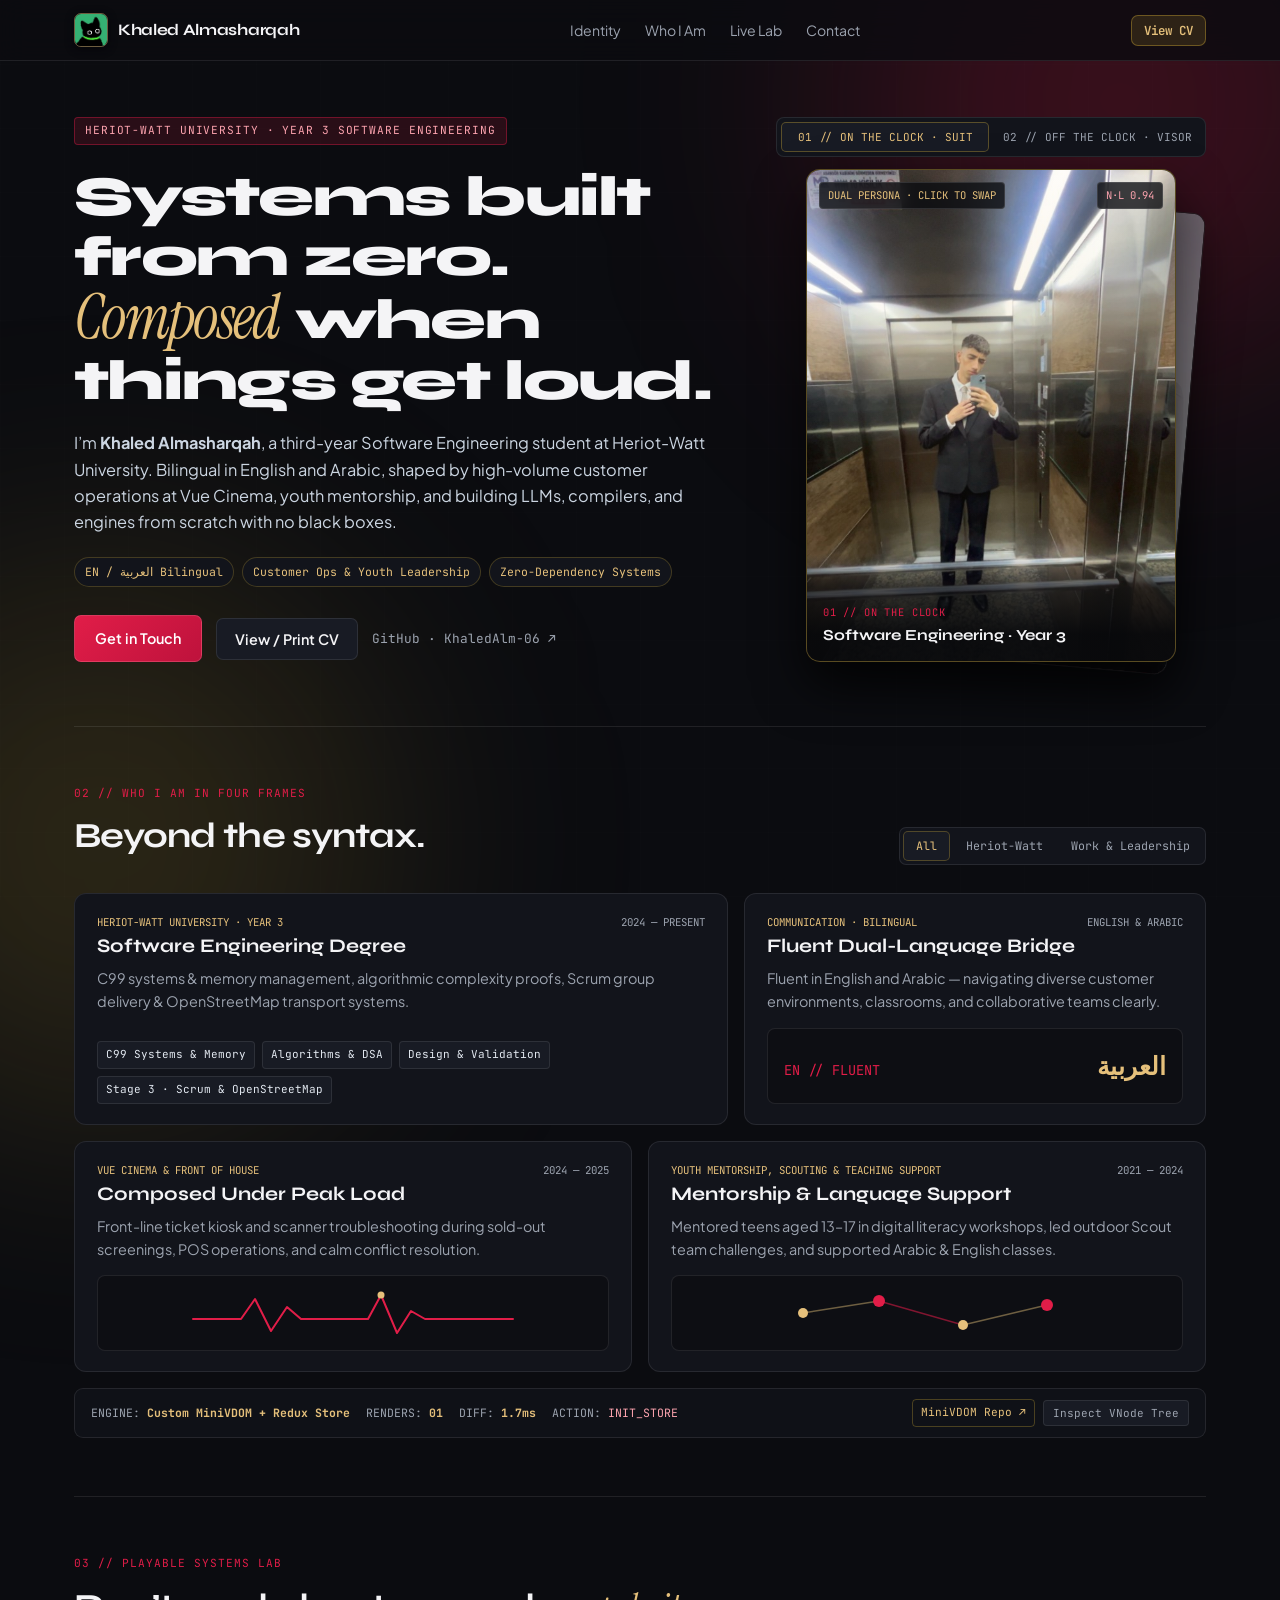
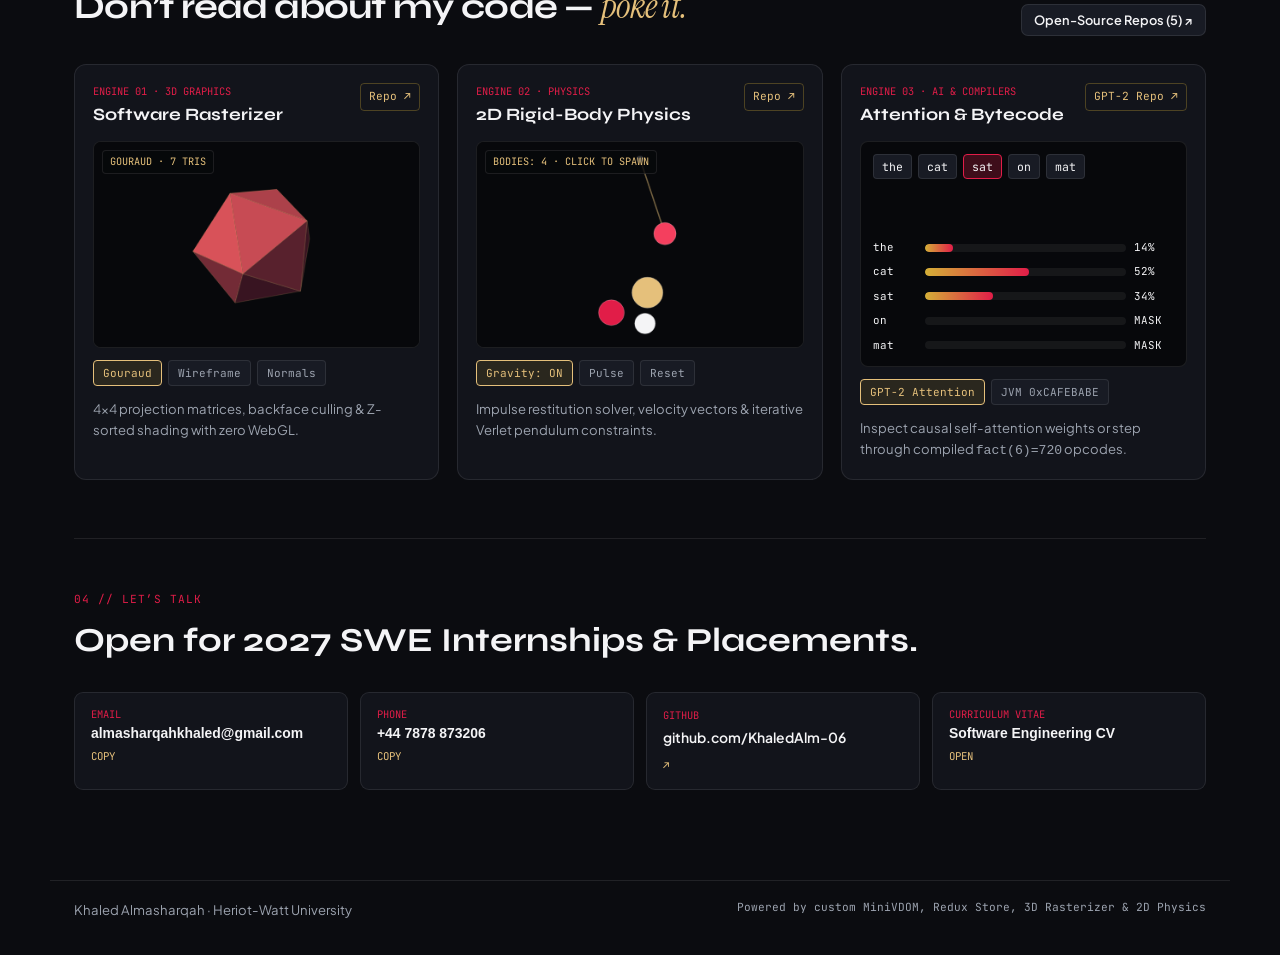
<file: index.html>
<!DOCTYPE html>
<html lang="en">
<head>
  <meta charset="UTF-8" />
  <meta name="viewport" content="width=device-width, initial-scale=1.0" />
  <title>Khaled Almasharqah — Software Engineering · Heriot-Watt University</title>
  <meta name="description" content="Khaled Almasharqah — Third-year Software Engineering student at Heriot-Watt University. Bilingual problem-solver building systems from scratch." />
  <link rel="icon" type="image/png" href="assets/avatar.png" />
  <link rel="preconnect" href="https://fonts.googleapis.com" />
  <link rel="preconnect" href="https://fonts.gstatic.com" crossorigin />
  <link href="https://fonts.googleapis.com/css2?family=Instrument+Serif:ital@0;1&family=JetBrains+Mono:wght@400;500;600&family=Plus+Jakarta+Sans:wght@400;500;600;700&family=Source+Sans+3:ital,wght@0,400;0,600;0,700;1,400&family=Syne:wght@600;700;800&display=swap" rel="stylesheet" />
  <link rel="stylesheet" href="styles.css" />
</head>
<body>
  <div class="ambient-glow glow-crimson" aria-hidden="true"></div>
  <div class="ambient-glow glow-gold" aria-hidden="true"></div>
  <div class="grid-backdrop" aria-hidden="true"></div>

  <!-- Top Navigation -->
  <header class="topbar">
    <div class="topbar-inner">
      <a href="#top" class="brand">
        <img src="assets/avatar.png" alt="Khaled Almasharqah avatar" class="brand-avatar" />
        <span class="brand-text">Khaled Almasharqah</span>
      </a>

      <nav class="nav-links" aria-label="Primary">
        <a href="#identity">Identity</a>
        <a href="#bento">Who I Am</a>
        <a href="#lab">Live Lab</a>
        <a href="#contact">Contact</a>
      </nav>

      <div class="topbar-right">
        <button type="button" id="open-cv-btn" class="btn-gold-sm">View CV</button>
      </div>
    </div>
  </header>

  <main id="top" class="shell">
    <!-- AREA 1: HERO WITH DUAL-PERSONA 3D CARD STACK -->
    <section id="identity" class="hero">
      <div class="hero-copy">
        <div class="status-line">
          <span class="tag-crimson">HERIOT-WATT UNIVERSITY · YEAR 3 SOFTWARE ENGINEERING</span>
        </div>

        <h1 class="hero-headline">
          Systems built from zero.<br />
          <em>Composed</em> when things get loud.
        </h1>

        <p class="hero-bio">
          I’m <strong>Khaled Almasharqah</strong>, a third-year Software Engineering student at Heriot-Watt University. Bilingual in English and Arabic, shaped by high-volume customer operations at Vue Cinema, youth mentorship, and building LLMs, compilers, and engines from scratch with no black boxes.
        </p>

        <div class="signal-pills">
          <span class="signal-pill">EN / العربية Bilingual</span>
          <span class="signal-pill">Customer Ops &amp; Youth Leadership</span>
          <span class="signal-pill">Zero-Dependency Systems</span>
        </div>

        <div class="hero-cta">
          <a href="#contact" class="btn-primary">Get in Touch</a>
          <button type="button" id="open-cv-hero" class="btn-outline">View / Print CV</button>
          <a href="https://github.com/KhaledAlm-06" target="_blank" rel="noopener noreferrer" class="btn-link">GitHub · KhaledAlm-06 &nearr;</a>
        </div>
      </div>

      <!-- Interactive 3D Dual-Persona Stack -->
      <div class="hero-visual">
        <div class="persona-bar">
          <button type="button" class="persona-btn active" data-persona="suit">01 // ON THE CLOCK · SUIT</button>
          <button type="button" class="persona-btn" data-persona="helmet">02 // OFF THE CLOCK · VISOR</button>
        </div>

        <div class="card-stage" id="card-stage" title="Move cursor to tilt · Click to swap photos">
          <div class="photo-card card-back" id="card-back">
            <img id="img-back" src="assets/helmet.jpg" alt="Khaled wearing black helmet and red-and-white keffiyeh" />
            <div class="card-caption">
              <span class="mono-cap">02 // OFF THE CLOCK</span>
              <strong>Precision &amp; Grit</strong>
            </div>
          </div>

          <div class="photo-card card-front" id="card-front">
            <img id="img-front" src="assets/suit.jpg" alt="Khaled in dark suit" />
            <div class="specular-sheen" id="specular-sheen" aria-hidden="true"></div>

            <div class="card-overlay-top">
              <span class="kernel-badge" id="front-top-badge">DUAL PERSONA · CLICK TO SWAP</span>
              <span class="tilt-readout" id="tilt-readout">N·L 0.94</span>
            </div>

            <div class="card-caption">
              <span class="mono-cap" id="front-cap-kicker">01 // ON THE CLOCK</span>
              <strong id="front-cap-title">Software Engineering · Year 3</strong>
            </div>
          </div>
        </div>
      </div>
    </section>

    <!-- AREA 2: VISUAL BENTO GRID POWERED BY CUSTOM VIRTUAL DOM + REDUX STORE -->
    <section id="bento" class="section-block">
      <div class="section-head">
        <div>
          <span class="kicker">02 // WHO I AM IN FOUR FRAMES</span>
          <h2>Beyond the syntax.</h2>
        </div>

        <div class="bento-filters" id="bento-filters">
          <button type="button" class="pill-filter active" data-bento="all">All</button>
          <button type="button" class="pill-filter" data-bento="edu">Heriot-Watt</button>
          <button type="button" class="pill-filter" data-bento="work">Work &amp; Leadership</button>
        </div>
      </div>

      <!-- VDOM + Redux Reactive Mount Point -->
      <div id="vdom-bento-root"></div>

      <!-- Live Telemetry Bar from Custom MiniVDOM & Redux Store -->
      <div id="vdom-telemetry-root"></div>
    </section>

    <!-- AREA 3: LIVE INTERACTIVE LAB (3 PLAYABLE ENGINES) -->
    <section id="lab" class="section-block">
      <div class="section-head">
        <div>
          <span class="kicker">03 // PLAYABLE SYSTEMS LAB</span>
          <h2>Don’t read about my code — <em>poke it.</em></h2>
        </div>
        <button type="button" id="open-repos-btn" class="btn-outline btn-sm">Open-Source Repos (5) &nearr;</button>
      </div>

      <div class="lab-trio">
        <!-- Interactive Canvas 1: 3D Software Renderer -->
        <article class="engine-card">
          <div class="engine-head">
            <div>
              <span class="engine-num">ENGINE 01 · 3D GRAPHICS</span>
              <h3>Software Rasterizer</h3>
            </div>
            <a href="https://github.com/KhaledAlm-06/3d-raytracer-and-rasterizer-js" target="_blank" rel="noopener noreferrer" class="mini-link">Repo &nearr;</a>
          </div>

          <div class="canvas-wrap">
            <canvas id="canvas-3d" width="380" height="240"></canvas>
            <span class="canvas-hud" id="hud-3d">DRAG TO ORBIT</span>
          </div>

          <div class="engine-controls">
            <button type="button" class="ctrl-btn active" data-render="gouraud">Gouraud</button>
            <button type="button" class="ctrl-btn" data-render="wire">Wireframe</button>
            <button type="button" class="ctrl-btn" data-render="normal">Normals</button>
          </div>
          <p class="engine-note">4×4 projection matrices, backface culling &amp; Z-sorted shading with zero WebGL.</p>
        </article>

        <!-- Interactive Canvas 2: 2D Rigid-Body Physics -->
        <article class="engine-card">
          <div class="engine-head">
            <div>
              <span class="engine-num">ENGINE 02 · PHYSICS</span>
              <h3>2D Rigid-Body Physics</h3>
            </div>
            <a href="https://github.com/KhaledAlm-06/2d-rigid-body-physics-engine-js" target="_blank" rel="noopener noreferrer" class="mini-link">Repo &nearr;</a>
          </div>

          <div class="canvas-wrap">
            <canvas id="canvas-physics" width="380" height="240"></canvas>
            <span class="canvas-hud" id="hud-physics">CLICK TO SPAWN</span>
          </div>

          <div class="engine-controls">
            <button type="button" class="ctrl-btn active" id="phys-gravity">Gravity: ON</button>
            <button type="button" class="ctrl-btn" id="phys-impulse">Pulse</button>
            <button type="button" class="ctrl-btn" id="phys-reset">Reset</button>
          </div>
          <p class="engine-note">Impulse restitution solver, velocity vectors &amp; iterative Verlet pendulum constraints.</p>
        </article>

        <!-- Interactive Widget 3: GPT-2 Attention & JVM 0xCAFEBABE -->
        <article class="engine-card">
          <div class="engine-head">
            <div>
              <span class="engine-num">ENGINE 03 · AI &amp; COMPILERS</span>
              <h3>Attention &amp; Bytecode</h3>
            </div>
            <a id="engine3-repo-link" href="https://github.com/KhaledAlm-06/gpt-llm-from-scratch-python" target="_blank" rel="noopener noreferrer" class="mini-link">GPT-2 Repo &nearr;</a>
          </div>

          <div class="inspector-box" id="inspector-box"></div>

          <div class="engine-controls">
            <button type="button" class="ctrl-btn active" data-inspector="attention">GPT-2 Attention</button>
            <button type="button" class="ctrl-btn" data-inspector="jvm">JVM 0xCAFEBABE</button>
          </div>
          <p class="engine-note">Inspect causal self-attention weights or step through compiled <code>fact(6)=720</code> opcodes.</p>
        </article>
      </div>
    </section>

    <!-- AREA 4: SLEEK CONTACT STRIP -->
    <section id="contact" class="contact-strip">
      <div class="contact-lead">
        <span class="kicker">04 // LET’S TALK</span>
        <h2>Open for 2027 SWE Internships &amp; Placements.</h2>
      </div>

      <div class="contact-cards">
        <button type="button" class="contact-chip copy-trigger" data-copy="almasharqahkhaled@gmail.com">
          <span class="chip-k">EMAIL</span>
          <span class="chip-v">almasharqahkhaled@gmail.com</span>
          <span class="chip-act">COPY</span>
        </button>
        <button type="button" class="contact-chip copy-trigger" data-copy="+447878873206">
          <span class="chip-k">PHONE</span>
          <span class="chip-v">+44 7878 873206</span>
          <span class="chip-act">COPY</span>
        </button>
        <a class="contact-chip" href="https://github.com/KhaledAlm-06" target="_blank" rel="noopener noreferrer">
          <span class="chip-k">GITHUB</span>
          <span class="chip-v">github.com/KhaledAlm-06</span>
          <span class="chip-act">&nearr;</span>
        </a>
        <button type="button" class="contact-chip" id="open-cv-footer">
          <span class="chip-k">CURRICULUM VITAE</span>
          <span class="chip-v">Software Engineering CV</span>
          <span class="chip-act">OPEN</span>
        </button>
      </div>
    </section>
  </main>

  <footer class="footer-bar">
    <span>Khaled Almasharqah · Heriot-Watt University</span>
    <span class="mono-foot">Powered by custom MiniVDOM, Redux Store, 3D Rasterizer &amp; 2D Physics</span>
  </footer>

  <!-- 26 Flagship Repos Drawer Modal -->
  <div id="repos-modal" class="modal-backdrop" role="dialog" aria-modal="true" aria-labelledby="repos-title" hidden>
    <div class="modal-card dark-modal">
      <div class="modal-head">
        <div>
          <span class="kicker">OPEN-SOURCE ARCHIVE · ZERO-DEPENDENCY SYSTEMS</span>
          <h3 id="repos-title">From-Scratch Systems &amp; AI Builds</h3>
        </div>
        <button type="button" id="close-repos-btn" class="btn-outline btn-sm">Close</button>
      </div>
      <div class="repos-filter-bar" id="repos-filter-bar"></div>
      <div class="repos-grid" id="repos-grid"></div>
    </div>
  </div>

  <!-- Clean Human-Typeset UK Software Engineering CV Modal -->
  <div id="cv-modal" class="modal-backdrop" role="dialog" aria-modal="true" aria-labelledby="cv-title" hidden>
    <div class="modal-card cv-paper">
      <div class="cv-toolbar no-print">
        <span id="cv-title" class="kicker" style="color:#3f3f46; margin:0;">KHALED ALMASHARQAH &middot; CURRICULUM VITAE</span>
        <div style="display:flex; gap:8px; flex-wrap:wrap;">
          <a href="cv.html" target="_blank" rel="noopener noreferrer" class="btn-outline btn-sm" style="background:#ffffff; color:#18181b; border-color:#d4d4d8;">Standalone Page &nearr;</a>
          <a href="Khaled_Almasharqah_CV.pdf" download class="btn-outline btn-sm" style="background:#ffffff; color:#18181b; border-color:#d4d4d8;">Download PDF</a>
          <button type="button" id="print-cv-btn" class="btn-primary btn-sm">Print / Save PDF</button>
          <button type="button" id="close-cv-btn" class="btn-outline btn-sm" style="background:#ffffff; color:#18181b; border-color:#d4d4d8;">Close</button>
        </div>
      </div>

      <article class="cv-sheet">
        <header class="cv-header">
          <div class="cv-header-info">
            <h1>Khaled Almasharqah</h1>
            <p class="cv-subtitle">Software Engineering Student (3rd Year) &mdash; Heriot-Watt University</p>
            <div class="cv-contact-line">
              <span>+44 7878 873206</span><span class="cv-sep">&middot;</span>
              <a href="mailto:almasharqahkhaled@gmail.com">almasharqahkhaled@gmail.com</a><span class="cv-sep">&middot;</span>
              <a href="https://khaledalm-06.github.io/" target="_blank" rel="noopener noreferrer">khaledalm-06.github.io</a>
            </div>
          </div>
          <img class="cv-portrait" src="assets/cv-portrait.jpg" alt="Khaled Almasharqah portrait" />
        </header>

        <section class="cv-section">
          <h2>Profile</h2>
          <p class="cv-profile">
            Third-year Software Engineering student at Heriot-Watt University. I enjoy figuring out how things work under the hood, whether that means writing a compiler in Java, building a physics engine in JavaScript, or fixing a jammed ticket kiosk during a busy shift at Vue. Fluent in English and Arabic, calm when things get busy, and looking for a 2027 software engineering internship or placement.
          </p>
        </section>

        <section class="cv-section">
          <h2>Education</h2>
          <div class="cv-entry">
            <div class="cv-row">
              <span><span class="cv-role">Heriot-Watt University</span> <span class="cv-org">&mdash; MEng Software Engineering (3rd Year)</span></span>
              <span class="cv-date">2024 &ndash; 2029</span>
            </div>
            <p class="cv-note">Modules: C99 Systems Programming, Data Structures &amp; Algorithms, Software Design &amp; Validation, Relational Databases.</p>
          </div>
          <div class="cv-entry">
            <div class="cv-row">
              <span><span class="cv-role">Highers &amp; Advanced Highers</span></span>
              <span class="cv-date">2022 &ndash; 2024</span>
            </div>
            <p class="cv-note">Advanced Higher Computing, Higher Mathematics, Higher English, Higher Equivalent Arabic.</p>
          </div>
        </section>

        <section class="cv-section">
          <h2>Skills</h2>
          <div class="cv-lines">
            <div><strong>Programming &amp; Tech:</strong> Python, Java, C (C99), JavaScript, SQL, PHP, HTML/CSS, Git, Linux</div>
            <div><strong>Day-to-Day Strengths:</strong> Calm under pressure, troubleshooting hardware &amp; tills, team leadership, bilingual (English &amp; Arabic)</div>
          </div>
        </section>

        <section class="cv-section">
          <h2>Projects</h2>
          <div class="cv-entry">
            <div class="cv-row">
              <span><span class="cv-role">Transport &amp; Route-Booking Web App (3rd Year Group Project)</span> <span class="cv-org">&mdash; PHP, JavaScript, SQL, OpenStreetMap</span></span>
            </div>
            <ul class="cv-bullets">
              <li>Worked in a university Scrum team to build a route-planning and ticket-booking site using OpenStreetMap and a SQL database.</li>
              <li>Built backend fare logic, map routing integration, and tested booking flows across weekly sprints.</li>
            </ul>
          </div>
          <div class="cv-entry">
            <div class="cv-row">
              <span><span class="cv-role">3D Renderer &amp; 2D Physics Engine</span> <span class="cv-org">&mdash; JavaScript, HTML5 Canvas</span></span>
            </div>
            <ul class="cv-bullets">
              <li>Built a 3D software renderer and a 2D collision/physics engine from scratch on an HTML canvas without external libraries.</li>
              <li>Used the same custom state and DOM code to build my personal portfolio site.</li>
            </ul>
          </div>
          <div class="cv-entry">
            <div class="cv-row">
              <span><span class="cv-role">Small Language Model &amp; Java Bytecode Compiler</span> <span class="cv-org">&mdash; Python, Java</span></span>
            </div>
            <ul class="cv-bullets">
              <li>Wrote a small GPT-style language model and autograd engine in plain Python to learn how transformers train from scratch.</li>
              <li>Built a compiler in Java that turns a simple custom language into runnable JVM <code>.class</code> bytecode.</li>
            </ul>
          </div>
        </section>

        <section class="cv-section">
          <h2>Work Experience</h2>
          <div class="cv-entry">
            <div class="cv-row">
              <span><span class="cv-role">Customer Assistant</span> <span class="cv-org">&mdash; Vue Cinema</span></span>
              <span class="cv-date">Oct 2024 &ndash; Aug 2025</span>
            </div>
            <ul class="cv-bullets">
              <li>Kept service moving smoothly during sold-out screenings and school holidays when queues stretched across the foyer.</li>
              <li>Handled cash and card payments across tills, kiosks, and scanners, and fixed basic kiosk and scanner faults on the spot.</li>
              <li>Resolved customer booking and seating issues calmly and directly without needing to escalate.</li>
            </ul>
          </div>
          <div class="cv-entry">
            <div class="cv-row">
              <span><span class="cv-role">Front of House</span> <span class="cv-org">&mdash; Pepe&rsquo;s Grill</span></span>
              <span class="cv-date">Aug 2024 &ndash; Nov 2024</span>
            </div>
            <ul class="cv-bullets">
              <li>Worked busy lunch and evening shifts on the counter and till, coordinating with the kitchen so orders went out quickly.</li>
              <li>Stepped in wherever needed during peak rushes and helped new staff get comfortable on the till.</li>
            </ul>
          </div>
        </section>

        <section class="cv-section">
          <h2>Volunteering &amp; Leadership</h2>
          <div class="cv-entry">
            <div class="cv-row">
              <span><span class="cv-role">Youth Mentor &amp; Scout Leader</span></span>
              <span class="cv-date">Aug 2023 &ndash; May 2024</span>
            </div>
            <ul class="cv-bullets">
              <li>Ran weekly workshops and outdoor group challenges for 13&ndash;17-year-olds, helping quieter members get involved and build confidence.</li>
            </ul>
          </div>
          <div class="cv-entry">
            <div class="cv-row">
              <span><span class="cv-role">Arabic &amp; English Teaching Assistant</span></span>
              <span class="cv-date">Sep 2021 &ndash; Jul 2024</span>
            </div>
            <ul class="cv-bullets">
              <li>Supported teachers in bilingual Arabic and English lessons and helped track student progress across the term.</li>
            </ul>
          </div>
        </section>

        <section class="cv-section">
          <h2>Certifications &amp; Qualifications</h2>
          <div class="cv-lines">
            <div><strong>Qualifications:</strong> 3rd Year Software Engineering &middot; Advanced Higher Computing &middot; First Aid Certified</div>
            <div><strong>Languages:</strong> English (Fluent) &middot; Arabic (Fluent)</div>
          </div>
        </section>
      </article>
    </div>
  </div>

  <div id="toast" class="toast" role="status" aria-live="polite" hidden></div>
  <script src="app.js"></script>
</body>
</html>
</file>
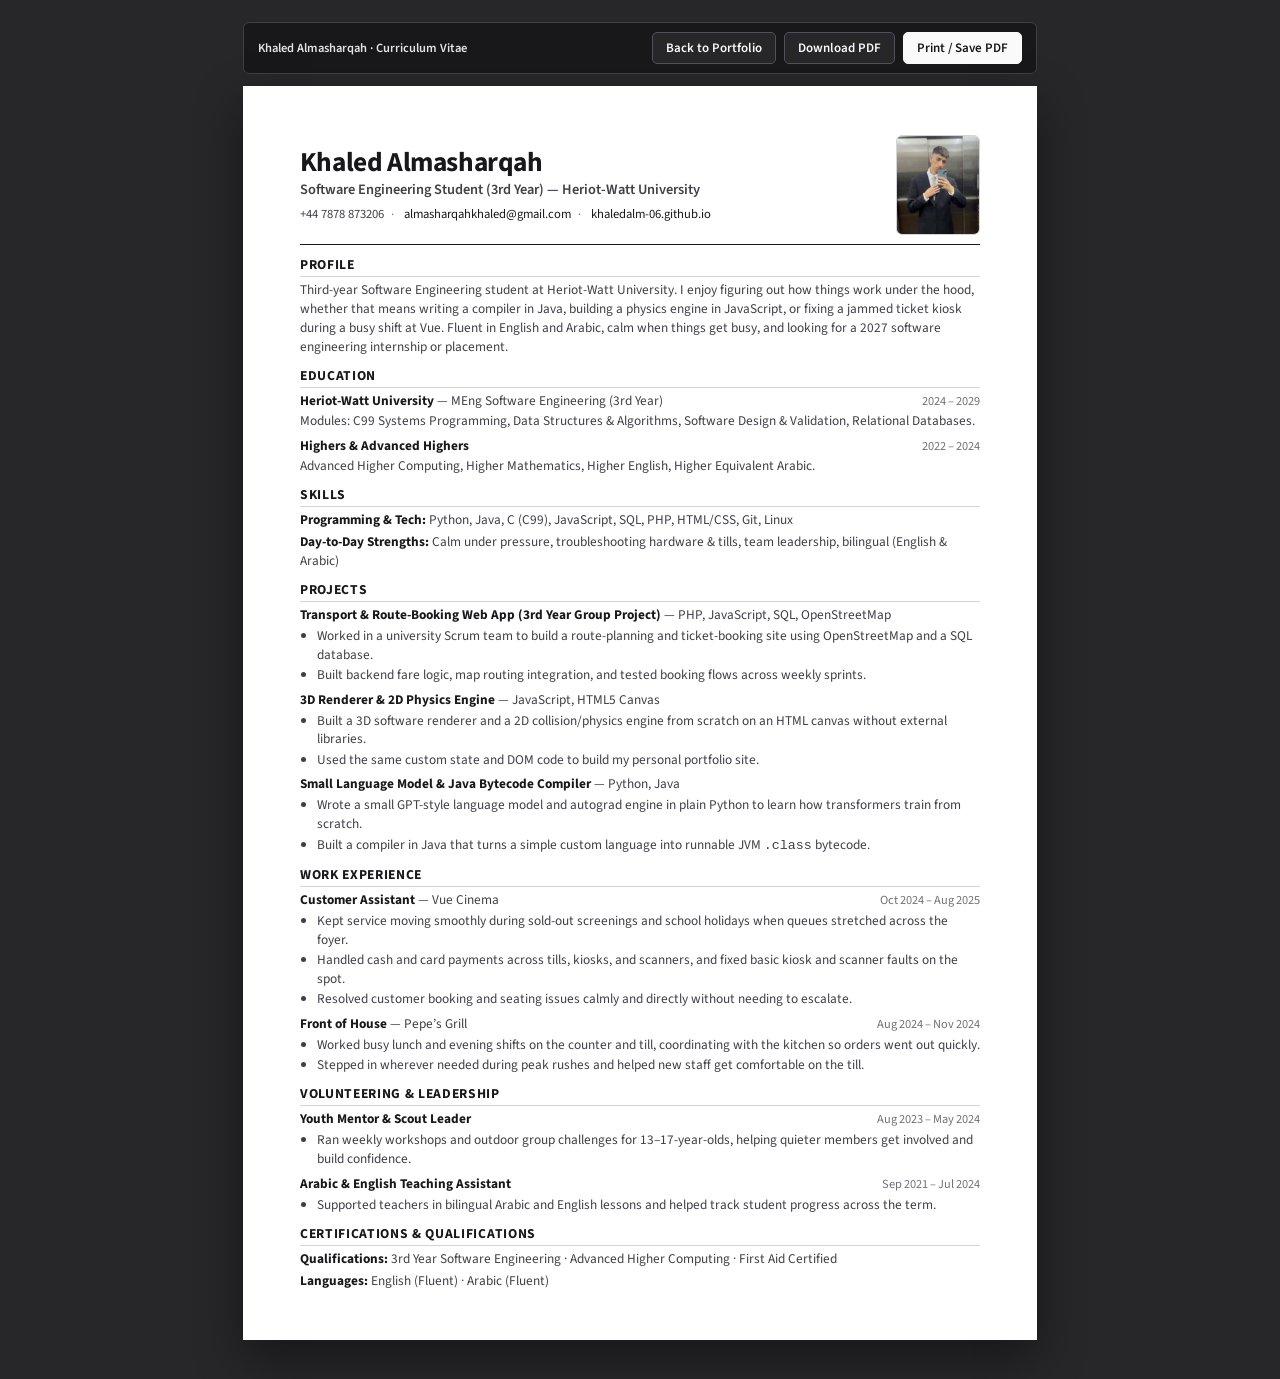
<file: cv.html>
<!DOCTYPE html>
<html lang="en">
<head>
  <meta charset="UTF-8" />
  <meta name="viewport" content="width=device-width, initial-scale=1.0" />
  <title>Khaled Almasharqah — Software Engineering CV</title>
  <link rel="preconnect" href="https://fonts.googleapis.com" />
  <link rel="preconnect" href="https://fonts.gstatic.com" crossorigin />
  <link href="https://fonts.googleapis.com/css2?family=Source+Sans+3:ital,wght@0,400;0,600;0,700;1,400&display=swap" rel="stylesheet" />
  <style>
    :root {
      --ink: #18181b;
      --sub: #3f3f46;
      --muted: #71717a;
      --rule: #d4d4d8;
      --paper: #ffffff;
      --screen-bg: #27272a;
      --font: "Source Sans 3", "Calibri", "Helvetica Neue", Arial, sans-serif;
    }

    *, *::before, *::after {
      box-sizing: border-box;
    }

    body {
      margin: 0;
      padding: 22px 16px 40px;
      background: var(--screen-bg);
      color: var(--ink);
      font-family: var(--font);
      -webkit-font-smoothing: antialiased;
    }

    .toolbar {
      width: 100%;
      max-width: 210mm;
      margin: 0 auto 12px;
      padding: 9px 14px;
      background: #18181b;
      border: 1px solid #3f3f46;
      border-radius: 6px;
      display: flex;
      justify-content: space-between;
      align-items: center;
      gap: 12px;
      flex-wrap: wrap;
    }

    .toolbar-tag {
      font-size: 12.5px;
      font-weight: 600;
      color: #e4e4e7;
    }

    .toolbar-actions {
      display: flex;
      gap: 8px;
      flex-wrap: wrap;
    }

    .tb-btn {
      font-family: var(--font);
      font-size: 13px;
      font-weight: 600;
      padding: 6px 13px;
      border-radius: 5px;
      text-decoration: none;
      cursor: pointer;
      border: 1px solid #52525b;
      background: #27272a;
      color: #fafafa;
    }

    .tb-btn:hover {
      border-color: #fafafa;
    }

    .tb-btn-primary {
      background: #fafafa;
      color: #18181b;
      border-color: #fafafa;
    }

    .tb-btn-primary:hover {
      background: #e4e4e7;
    }

    .cv-sheet {
      width: 210mm;
      margin: 0 auto;
      padding: 13mm 15mm;
      background: var(--paper);
      color: var(--ink);
      font-family: var(--font);
      font-size: 10pt;
      line-height: 1.42;
      box-shadow: 0 18px 44px rgba(0, 0, 0, 0.42);
    }

    .cv-sheet a {
      color: var(--ink);
      text-decoration: none;
    }

    .cv-sheet a:hover {
      text-decoration: underline;
    }

    .cv-header {
      display: flex;
      justify-content: space-between;
      align-items: center;
      gap: 18px;
      padding-bottom: 9px;
      margin-bottom: 10px;
      border-bottom: 1.5px solid var(--ink);
    }

    .cv-header-info h1 {
      margin: 0 0 2px;
      font-size: 20.5pt;
      font-weight: 700;
      letter-spacing: -0.015em;
      line-height: 1.12;
      color: var(--ink);
    }

    .cv-subtitle {
      margin: 0 0 4px;
      font-size: 10.8pt;
      font-weight: 600;
      color: var(--sub);
    }

    .cv-contact-line {
      font-size: 9.5pt;
      color: var(--sub);
    }

    .cv-sep {
      margin: 0 7px;
      color: var(--muted);
    }

    .cv-portrait {
      width: 84px;
      height: 100px;
      border-radius: 6px;
      object-fit: cover;
      object-position: center 22%;
      border: 1px solid var(--rule);
      flex-shrink: 0;
      display: block;
    }

    .cv-section {
      margin-bottom: 9px;
    }

    .cv-section:last-child {
      margin-bottom: 0;
    }

    .cv-section h2 {
      margin: 0 0 4px;
      padding-bottom: 2px;
      font-size: 10.2pt;
      font-weight: 700;
      letter-spacing: 0.05em;
      text-transform: uppercase;
      color: var(--ink);
      border-bottom: 1px solid var(--rule);
    }

    .cv-profile {
      margin: 0;
      color: var(--sub);
    }

    .cv-entry {
      margin-bottom: 5.5px;
      break-inside: avoid;
      page-break-inside: avoid;
    }

    .cv-entry:last-child {
      margin-bottom: 0;
    }

    .cv-row {
      display: flex;
      justify-content: space-between;
      align-items: baseline;
      gap: 12px;
    }

    .cv-role {
      font-weight: 700;
      color: var(--ink);
    }

    .cv-org {
      color: var(--sub);
      font-weight: 400;
    }

    .cv-date {
      font-size: 9.3pt;
      color: var(--muted);
      white-space: nowrap;
      flex-shrink: 0;
    }

    .cv-note {
      margin: 1px 0 0;
      color: var(--sub);
    }

    .cv-bullets {
      margin: 2px 0 0;
      padding-left: 17px;
      color: var(--sub);
    }

    .cv-bullets li {
      margin-bottom: 1.5px;
    }

    .cv-lines {
      display: flex;
      flex-direction: column;
      gap: 3px;
      color: var(--sub);
    }

    .cv-lines strong {
      color: var(--ink);
    }

    @media screen and (max-width: 780px) {
      .cv-sheet {
        width: 100%;
        padding: 20px 18px;
      }
      .cv-header {
        flex-direction: column-reverse;
        align-items: flex-start;
      }
      .cv-row {
        flex-direction: column;
        gap: 1px;
      }
    }

    @media print {
      @page {
        size: A4 portrait;
        margin: 11mm 14mm;
      }
      body {
        background: #ffffff;
        padding: 0;
        margin: 0;
        -webkit-print-color-adjust: exact;
        print-color-adjust: exact;
      }
      .no-print {
        display: none !important;
      }
      .cv-sheet {
        width: 100%;
        margin: 0;
        padding: 0;
        box-shadow: none;
        font-size: 9.5pt;
        line-height: 1.36;
      }
      .cv-header {
        flex-direction: row !important;
        justify-content: space-between;
        align-items: center;
      }
      .cv-row {
        flex-direction: row !important;
        justify-content: space-between;
      }
    }
  </style>
</head>
<body>
  <div class="toolbar no-print">
    <span class="toolbar-tag">Khaled Almasharqah &middot; Curriculum Vitae</span>
    <div class="toolbar-actions">
      <a class="tb-btn" href="https://khaledalm-06.github.io/">Back to Portfolio</a>
      <a class="tb-btn" href="Khaled_Almasharqah_CV.pdf" download>Download PDF</a>
      <button type="button" class="tb-btn tb-btn-primary" onclick="window.print()">Print / Save PDF</button>
    </div>
  </div>

  <main class="cv-sheet">
    <header class="cv-header">
      <div class="cv-header-info">
        <h1>Khaled Almasharqah</h1>
        <p class="cv-subtitle">Software Engineering Student (3rd Year) &mdash; Heriot-Watt University</p>
        <div class="cv-contact-line">
          <span>+44 7878 873206</span><span class="cv-sep">&middot;</span>
          <a href="mailto:almasharqahkhaled@gmail.com">almasharqahkhaled@gmail.com</a><span class="cv-sep">&middot;</span>
          <a href="https://khaledalm-06.github.io/" target="_blank" rel="noopener noreferrer">khaledalm-06.github.io</a>
        </div>
      </div>
      <img class="cv-portrait" src="[data-uri]" alt="Khaled Almasharqah portrait" />
    </header>

    <section class="cv-section">
      <h2>Profile</h2>
      <p class="cv-profile">
        Third-year Software Engineering student at Heriot-Watt University. I enjoy figuring out how things work under the hood, whether that means writing a compiler in Java, building a physics engine in JavaScript, or fixing a jammed ticket kiosk during a busy shift at Vue. Fluent in English and Arabic, calm when things get busy, and looking for a 2027 software engineering internship or placement.
      </p>
    </section>

    <section class="cv-section">
      <h2>Education</h2>
      <div class="cv-entry">
        <div class="cv-row">
          <span><span class="cv-role">Heriot-Watt University</span> <span class="cv-org">&mdash; MEng Software Engineering (3rd Year)</span></span>
          <span class="cv-date">2024 &ndash; 2029</span>
        </div>
        <p class="cv-note">Modules: C99 Systems Programming, Data Structures &amp; Algorithms, Software Design &amp; Validation, Relational Databases.</p>
      </div>
      <div class="cv-entry">
        <div class="cv-row">
          <span><span class="cv-role">Highers &amp; Advanced Highers</span></span>
          <span class="cv-date">2022 &ndash; 2024</span>
        </div>
        <p class="cv-note">Advanced Higher Computing, Higher Mathematics, Higher English, Higher Equivalent Arabic.</p>
      </div>
    </section>

    <section class="cv-section">
      <h2>Skills</h2>
      <div class="cv-lines">
        <div><strong>Programming &amp; Tech:</strong> Python, Java, C (C99), JavaScript, SQL, PHP, HTML/CSS, Git, Linux</div>
        <div><strong>Day-to-Day Strengths:</strong> Calm under pressure, troubleshooting hardware &amp; tills, team leadership, bilingual (English &amp; Arabic)</div>
      </div>
    </section>

    <section class="cv-section">
      <h2>Projects</h2>
      <div class="cv-entry">
        <div class="cv-row">
          <span><span class="cv-role">Transport &amp; Route-Booking Web App (3rd Year Group Project)</span> <span class="cv-org">&mdash; PHP, JavaScript, SQL, OpenStreetMap</span></span>
        </div>
        <ul class="cv-bullets">
          <li>Worked in a university Scrum team to build a route-planning and ticket-booking site using OpenStreetMap and a SQL database.</li>
          <li>Built backend fare logic, map routing integration, and tested booking flows across weekly sprints.</li>
        </ul>
      </div>
      <div class="cv-entry">
        <div class="cv-row">
          <span><span class="cv-role">3D Renderer &amp; 2D Physics Engine</span> <span class="cv-org">&mdash; JavaScript, HTML5 Canvas</span></span>
        </div>
        <ul class="cv-bullets">
          <li>Built a 3D software renderer and a 2D collision/physics engine from scratch on an HTML canvas without external libraries.</li>
          <li>Used the same custom state and DOM code to build my personal portfolio site.</li>
        </ul>
      </div>
      <div class="cv-entry">
        <div class="cv-row">
          <span><span class="cv-role">Small Language Model &amp; Java Bytecode Compiler</span> <span class="cv-org">&mdash; Python, Java</span></span>
        </div>
        <ul class="cv-bullets">
          <li>Wrote a small GPT-style language model and autograd engine in plain Python to learn how transformers train from scratch.</li>
          <li>Built a compiler in Java that turns a simple custom language into runnable JVM <code>.class</code> bytecode.</li>
        </ul>
      </div>
    </section>

    <section class="cv-section">
      <h2>Work Experience</h2>
      <div class="cv-entry">
        <div class="cv-row">
          <span><span class="cv-role">Customer Assistant</span> <span class="cv-org">&mdash; Vue Cinema</span></span>
          <span class="cv-date">Oct 2024 &ndash; Aug 2025</span>
        </div>
        <ul class="cv-bullets">
          <li>Kept service moving smoothly during sold-out screenings and school holidays when queues stretched across the foyer.</li>
          <li>Handled cash and card payments across tills, kiosks, and scanners, and fixed basic kiosk and scanner faults on the spot.</li>
          <li>Resolved customer booking and seating issues calmly and directly without needing to escalate.</li>
        </ul>
      </div>
      <div class="cv-entry">
        <div class="cv-row">
          <span><span class="cv-role">Front of House</span> <span class="cv-org">&mdash; Pepe&rsquo;s Grill</span></span>
          <span class="cv-date">Aug 2024 &ndash; Nov 2024</span>
        </div>
        <ul class="cv-bullets">
          <li>Worked busy lunch and evening shifts on the counter and till, coordinating with the kitchen so orders went out quickly.</li>
          <li>Stepped in wherever needed during peak rushes and helped new staff get comfortable on the till.</li>
        </ul>
      </div>
    </section>

    <section class="cv-section">
      <h2>Volunteering &amp; Leadership</h2>
      <div class="cv-entry">
        <div class="cv-row">
          <span><span class="cv-role">Youth Mentor &amp; Scout Leader</span></span>
          <span class="cv-date">Aug 2023 &ndash; May 2024</span>
        </div>
        <ul class="cv-bullets">
          <li>Ran weekly workshops and outdoor group challenges for 13&ndash;17-year-olds, helping quieter members get involved and build confidence.</li>
        </ul>
      </div>
      <div class="cv-entry">
        <div class="cv-row">
          <span><span class="cv-role">Arabic &amp; English Teaching Assistant</span></span>
          <span class="cv-date">Sep 2021 &ndash; Jul 2024</span>
        </div>
        <ul class="cv-bullets">
          <li>Supported teachers in bilingual Arabic and English lessons and helped track student progress across the term.</li>
        </ul>
      </div>
    </section>

    <section class="cv-section">
      <h2>Certifications &amp; Qualifications</h2>
      <div class="cv-lines">
        <div><strong>Qualifications:</strong> 3rd Year Software Engineering &middot; Advanced Higher Computing &middot; First Aid Certified</div>
        <div><strong>Languages:</strong> English (Fluent) &middot; Arabic (Fluent)</div>
      </div>
    </section>
  </main>
</body>
</html>
</file>
<file: styles.css>
:root {
  --bg: #0b0c10;
  --surface: #12141b;
  --surface-2: #181b24;
  --ink: #f4f4f6;
  --muted: #9ca3af;
  --line: rgba(255, 255, 255, 0.09);
  --crimson: #e11d48;
  --crimson-glow: rgba(225, 29, 72, 0.22);
  --gold: #d4af37;
  --gold-soft: #e5c07b;
  --gold-glow: rgba(212, 175, 55, 0.16);
  --display: "Syne", sans-serif;
  --serif: "Instrument Serif", Georgia, serif;
  --sans: "Plus Jakarta Sans", -apple-system, BlinkMacSystemFont, sans-serif;
  --mono: "JetBrains Mono", Consolas, monospace;
}

[hidden] {
  display: none !important;
}

*, *::before, *::after {
  box-sizing: border-box;
}

html {
  scroll-behavior: smooth;
}

body {
  margin: 0;
  background: var(--bg);
  color: var(--ink);
  font-family: var(--sans);
  font-size: 15.5px;
  line-height: 1.6;
  overflow-x: hidden;
  -webkit-font-smoothing: antialiased;
}

.ambient-glow {
  position: fixed;
  width: 560px;
  height: 560px;
  border-radius: 50%;
  filter: blur(130px);
  pointer-events: none;
  z-index: 0;
}

.glow-crimson {
  top: -180px;
  right: -120px;
  background: var(--crimson-glow);
}

.glow-gold {
  bottom: -220px;
  left: -180px;
  background: var(--gold-glow);
}

.grid-backdrop {
  position: fixed;
  inset: 0;
  pointer-events: none;
  z-index: 0;
  opacity: 0.22;
  background-image:
    linear-gradient(to right, rgba(255, 255, 255, 0.035) 1px, transparent 1px),
    linear-gradient(to bottom, rgba(255, 255, 255, 0.035) 1px, transparent 1px);
  background-size: 64px 64px;
}

/* Topbar */
.topbar {
  position: sticky;
  top: 0;
  z-index: 60;
  background: rgba(11, 12, 16, 0.82);
  backdrop-filter: blur(14px);
  border-bottom: 1px solid var(--line);
}

.topbar-inner {
  max-width: 1180px;
  margin: 0 auto;
  padding: 13px 24px;
  display: flex;
  align-items: center;
  justify-content: space-between;
  gap: 18px;
}

.brand {
  display: inline-flex;
  align-items: center;
  gap: 10px;
  text-decoration: none;
  color: var(--ink);
}

.brand-avatar {
  width: 34px;
  height: 34px;
  border-radius: 7px;
  object-fit: cover;
  display: block;
  border: 1px solid rgba(229, 192, 123, 0.45);
  box-shadow: 0 2px 10px rgba(0, 0, 0, 0.45);
}

.brand-text {
  font-family: var(--display);
  font-weight: 700;
  font-size: 1rem;
  letter-spacing: -0.02em;
}

.nav-links {
  display: flex;
  gap: 24px;
  font-size: 0.88rem;
}

.nav-links a {
  text-decoration: none;
  color: var(--muted);
  transition: color 0.15s ease;
}

.nav-links a:hover {
  color: var(--gold-soft);
}

.topbar-right {
  display: flex;
  align-items: center;
  gap: 14px;
}

/* Shell */
.shell {
  position: relative;
  z-index: 2;
  max-width: 1180px;
  margin: 0 auto;
  padding: 0 24px 72px;
}

/* Buttons */
.btn-primary,
.btn-outline,
.btn-gold-sm {
  display: inline-flex;
  align-items: center;
  justify-content: center;
  font-family: var(--sans);
  font-weight: 600;
  border-radius: 7px;
  text-decoration: none;
  cursor: pointer;
  transition: transform 0.14s ease, border-color 0.14s ease, background 0.14s ease;
}

.btn-primary {
  background: linear-gradient(135deg, var(--crimson), #be123c);
  color: #fff;
  border: 1px solid rgba(255, 255, 255, 0.14);
  padding: 11px 20px;
  font-size: 0.9rem;
}

.btn-primary:hover {
  transform: translateY(-1px);
  box-shadow: 0 8px 24px rgba(225, 29, 72, 0.3);
}

.btn-outline {
  background: var(--surface-2);
  color: var(--ink);
  border: 1px solid var(--line);
  padding: 11px 18px;
  font-size: 0.9rem;
}

.btn-outline:hover {
  border-color: var(--gold-soft);
  color: var(--gold-soft);
}

.btn-gold-sm {
  background: rgba(212, 175, 55, 0.14);
  color: var(--gold-soft);
  border: 1px solid rgba(212, 175, 55, 0.38);
  padding: 6px 12px;
  font-size: 0.78rem;
  font-family: var(--mono);
}

.btn-gold-sm:hover {
  background: rgba(212, 175, 55, 0.25);
}

.btn-sm {
  padding: 7px 12px;
  font-size: 0.8rem;
}

.btn-link {
  color: var(--muted);
  text-decoration: none;
  font-family: var(--mono);
  font-size: 0.8rem;
}

.btn-link:hover {
  color: var(--gold-soft);
}

/* HERO */
.hero {
  display: grid;
  grid-template-columns: minmax(0, 1.15fr) minmax(320px, 430px);
  gap: 54px;
  align-items: center;
  padding: 56px 0 64px;
  border-bottom: 1px solid var(--line);
}

.status-line {
  display: flex;
  flex-wrap: wrap;
  gap: 10px;
  align-items: center;
  margin-bottom: 22px;
}

.tag-crimson {
  font-family: var(--mono);
  font-size: 0.7rem;
  letter-spacing: 0.08em;
  padding: 4px 10px;
  border-radius: 4px;
  background: rgba(225, 29, 72, 0.14);
  border: 1px solid rgba(225, 29, 72, 0.4);
  color: #fda4af;
}

.tag-mono {
  font-family: var(--mono);
  font-size: 0.7rem;
  letter-spacing: 0.06em;
  color: var(--muted);
}

.hero-headline {
  font-family: var(--display);
  font-weight: 800;
  font-size: clamp(2.4rem, 4.4vw, 3.65rem);
  line-height: 1.06;
  letter-spacing: -0.03em;
  margin: 0 0 20px;
}

.hero-headline em {
  font-family: var(--serif);
  font-style: italic;
  font-weight: 400;
  color: var(--gold-soft);
  font-size: 1.08em;
}

.hero-bio {
  color: #cbd5e1;
  font-size: 1.02rem;
  max-width: 56ch;
  margin: 0 0 22px;
}

.signal-pills {
  display: flex;
  flex-wrap: wrap;
  gap: 8px;
  margin-bottom: 28px;
}

.signal-pill {
  font-family: var(--mono);
  font-size: 0.72rem;
  color: var(--gold-soft);
  background: var(--surface);
  border: 1px solid rgba(212, 175, 55, 0.25);
  padding: 5px 10px;
  border-radius: 999px;
}

.hero-cta {
  display: flex;
  flex-wrap: wrap;
  gap: 14px;
  align-items: center;
}

/* Dual-Persona 3D Photo Card Stack */
.hero-visual {
  display: flex;
  flex-direction: column;
  align-items: center;
  gap: 12px;
}

.persona-bar {
  display: grid;
  grid-template-columns: 1fr 1fr;
  width: 100%;
  background: var(--surface);
  border: 1px solid var(--line);
  border-radius: 8px;
  padding: 4px;
  gap: 4px;
}

.persona-btn {
  background: transparent;
  border: none;
  color: var(--muted);
  font-family: var(--mono);
  font-size: 0.69rem;
  padding: 7px 8px;
  border-radius: 5px;
  cursor: pointer;
  transition: background 0.16s ease, color 0.16s ease;
}

.persona-btn.active {
  background: var(--surface-2);
  color: var(--gold-soft);
  border: 1px solid rgba(212, 175, 55, 0.35);
}

.card-stage {
  position: relative;
  width: 100%;
  max-width: 370px;
  aspect-ratio: 3 / 4;
  perspective: 1100px;
  cursor: pointer;
  user-select: none;
}

.photo-card {
  position: absolute;
  inset: 0;
  border-radius: 14px;
  overflow: hidden;
  border: 1px solid rgba(255, 255, 255, 0.14);
  background: #0d0e13;
  box-shadow: 0 24px 50px rgba(0, 0, 0, 0.65);
  transition: transform 0.35s cubic-bezier(0.22, 1, 0.36, 1), opacity 0.3s ease, border-color 0.2s ease;
}

.photo-card img {
  width: 100%;
  height: 100%;
  object-fit: cover;
  object-position: center 28%;
  display: block;
}

.card-back {
  transform: translate(22px, 14px) rotate(5deg) scale(0.94);
  opacity: 0.62;
  filter: saturate(0.75) brightness(0.75);
  z-index: 1;
}

.card-back:hover {
  opacity: 0.9;
  transform: translate(28px, 10px) rotate(6.5deg) scale(0.95);
}

.card-front {
  z-index: 2;
  border-color: rgba(212, 175, 55, 0.38);
}

.specular-sheen {
  position: absolute;
  inset: 0;
  z-index: 4;
  pointer-events: none;
  background: radial-gradient(circle at 50% 30%, rgba(229, 192, 123, 0.16), transparent 60%);
}

.card-overlay-top {
  position: absolute;
  top: 12px;
  left: 12px;
  right: 12px;
  z-index: 6;
  display: flex;
  justify-content: space-between;
  align-items: center;
  gap: 8px;
}

.kernel-badge,
.tilt-readout {
  font-family: var(--mono);
  font-size: 0.66rem;
  padding: 4px 8px;
  border-radius: 4px;
  background: rgba(11, 12, 16, 0.78);
  backdrop-filter: blur(8px);
  border: 1px solid rgba(255, 255, 255, 0.12);
}

.kernel-badge {
  color: var(--gold-soft);
}

.tilt-readout {
  color: #fda4af;
}

.card-caption {
  position: absolute;
  left: 0;
  right: 0;
  bottom: 0;
  z-index: 6;
  padding: 50px 16px 14px;
  background: linear-gradient(to top, rgba(6, 7, 10, 0.96) 25%, rgba(6, 7, 10, 0.72) 68%, transparent);
  display: flex;
  flex-direction: column;
  gap: 2px;
}

.mono-cap {
  font-family: var(--mono);
  font-size: 0.65rem;
  letter-spacing: 0.08em;
  color: var(--crimson);
}

.card-caption strong {
  font-family: var(--display);
  font-size: 0.96rem;
}

/* Section Headers */
.section-block {
  padding: 58px 0;
  border-bottom: 1px solid var(--line);
}

.section-head {
  display: flex;
  flex-wrap: wrap;
  justify-content: space-between;
  align-items: flex-end;
  gap: 16px;
  margin-bottom: 28px;
}

.kicker {
  display: block;
  font-family: var(--mono);
  font-size: 0.7rem;
  letter-spacing: 0.09em;
  color: var(--crimson);
  margin-bottom: 5px;
}

.section-head h2 {
  font-family: var(--display);
  font-weight: 700;
  font-size: clamp(1.6rem, 3vw, 2.2rem);
  letter-spacing: -0.02em;
  margin: 0;
}

.section-head h2 em {
  font-family: var(--serif);
  font-style: italic;
  font-weight: 400;
  color: var(--gold-soft);
}

/* Bento Filters & Grid */
.bento-filters {
  display: inline-flex;
  background: var(--surface);
  border: 1px solid var(--line);
  border-radius: 7px;
  padding: 3px;
  gap: 4px;
}

.pill-filter {
  background: transparent;
  border: none;
  color: var(--muted);
  font-family: var(--mono);
  font-size: 0.73rem;
  padding: 6px 12px;
  border-radius: 5px;
  cursor: pointer;
}

.pill-filter.active {
  background: var(--surface-2);
  color: var(--gold-soft);
  border: 1px solid rgba(212, 175, 55, 0.3);
}

.bento-grid {
  display: grid;
  grid-template-columns: repeat(12, minmax(0, 1fr));
  gap: 16px;
}

.bento-card {
  background: var(--surface);
  border: 1px solid var(--line);
  border-radius: 12px;
  padding: 20px 22px;
  display: flex;
  flex-direction: column;
  justify-content: space-between;
  gap: 14px;
  transition: border-color 0.2s ease, transform 0.2s ease;
}

.bento-card:hover {
  border-color: rgba(212, 175, 55, 0.35);
  transform: translateY(-2px);
}

.span-7 { grid-column: span 7; }
.span-5 { grid-column: span 5; }
.span-6 { grid-column: span 6; }
.span-12 { grid-column: span 12; }

.bento-top {
  display: flex;
  justify-content: space-between;
  align-items: center;
  gap: 10px;
}

.bento-tag {
  font-family: var(--mono);
  font-size: 0.67rem;
  color: var(--gold-soft);
}

.bento-date {
  font-family: var(--mono);
  font-size: 0.67rem;
  color: var(--muted);
}

.bento-card h3 {
  font-family: var(--display);
  font-size: 1.2rem;
  margin: 0 0 6px;
}

.bento-card p {
  margin: 0;
  color: var(--muted);
  font-size: 0.9rem;
}

.bento-graphic {
  width: 100%;
  height: 76px;
  border-radius: 8px;
  background: rgba(11, 12, 16, 0.65);
  border: 1px solid var(--line);
  display: flex;
  align-items: center;
  justify-content: space-between;
  padding: 0 16px;
  overflow: hidden;
}

.bilingual-display {
  display: flex;
  align-items: baseline;
  justify-content: space-between;
  width: 100%;
}

.bilingual-ar {
  font-size: 1.55rem;
  font-weight: 700;
  color: var(--gold-soft);
}

.bilingual-en {
  font-family: var(--mono);
  font-size: 0.85rem;
  color: var(--crimson);
}

.module-pills {
  display: flex;
  flex-wrap: wrap;
  gap: 7px;
}

.mod-pill {
  font-family: var(--mono);
  font-size: 0.69rem;
  padding: 4px 8px;
  border-radius: 4px;
  background: var(--surface-2);
  border: 1px solid var(--line);
  color: #e2e8f0;
}

/* VDOM Telemetry Bar */
.vdom-bar {
  margin-top: 16px;
  background: #0f1117;
  border: 1px solid var(--line);
  border-radius: 9px;
  padding: 10px 16px;
  display: flex;
  flex-wrap: wrap;
  align-items: center;
  justify-content: space-between;
  gap: 12px;
  font-family: var(--mono);
  font-size: 0.72rem;
}

.vdom-metrics {
  display: flex;
  flex-wrap: wrap;
  gap: 16px;
  color: var(--muted);
}

.vdom-metrics strong {
  color: var(--gold-soft);
}

.vdom-metrics .act-val {
  color: #fda4af;
}

.vdom-actions {
  display: flex;
  flex-wrap: wrap;
  align-items: center;
  gap: 8px;
}

.vdom-tree-box {
  margin-top: 10px;
  padding: 12px 16px;
  border-radius: 8px;
  background: #08090d;
  border: 1px solid var(--line);
  font-family: var(--mono);
  font-size: 0.72rem;
  color: #cbd5e1;
  white-space: pre-wrap;
  overflow-x: auto;
}

/* Lab Trio */
.lab-trio {
  display: grid;
  grid-template-columns: repeat(3, minmax(0, 1fr));
  gap: 18px;
}

.engine-card {
  background: var(--surface);
  border: 1px solid var(--line);
  border-radius: 12px;
  padding: 18px;
  display: flex;
  flex-direction: column;
  gap: 12px;
}

.engine-head {
  display: flex;
  justify-content: space-between;
  align-items: flex-start;
  gap: 10px;
}

.engine-num {
  display: block;
  font-family: var(--mono);
  font-size: 0.65rem;
  color: var(--crimson);
}

.engine-card h3 {
  font-family: var(--display);
  font-size: 1.08rem;
  margin: 2px 0 0;
}

.mini-link {
  font-family: var(--mono);
  font-size: 0.7rem;
  color: var(--gold-soft);
  text-decoration: none;
  border: 1px solid rgba(212, 175, 55, 0.3);
  border-radius: 4px;
  padding: 4px 8px;
  white-space: nowrap;
}

.mini-link:hover {
  background: rgba(212, 175, 55, 0.14);
}

.queued-badge {
  color: var(--muted);
  border-color: var(--line);
  background: rgba(255, 255, 255, 0.03);
  cursor: default;
}

.queued-badge:hover {
  background: rgba(255, 255, 255, 0.03);
}

.canvas-wrap {
  position: relative;
  border-radius: 8px;
  overflow: hidden;
  border: 1px solid var(--line);
  background: #07080b;
}

.canvas-wrap canvas {
  width: 100%;
  height: auto;
  display: block;
  cursor: crosshair;
}

.canvas-hud {
  position: absolute;
  top: 8px;
  left: 8px;
  font-family: var(--mono);
  font-size: 0.64rem;
  color: var(--gold-soft);
  background: rgba(7, 8, 11, 0.75);
  padding: 3px 7px;
  border-radius: 4px;
  border: 1px solid var(--line);
  pointer-events: none;
}

.engine-controls {
  display: flex;
  flex-wrap: wrap;
  gap: 6px;
}

.ctrl-btn {
  font-family: var(--mono);
  font-size: 0.69rem;
  background: var(--surface-2);
  color: var(--muted);
  border: 1px solid var(--line);
  border-radius: 4px;
  padding: 5px 9px;
  cursor: pointer;
}

.ctrl-btn.active {
  border-color: var(--gold-soft);
  color: var(--gold-soft);
  background: rgba(212, 175, 55, 0.12);
}

.engine-note {
  margin: 0;
  font-size: 0.82rem;
  color: var(--muted);
}

/* Attention & JVM Inspector */
.inspector-box {
  height: 226px;
  background: #07080b;
  border: 1px solid var(--line);
  border-radius: 8px;
  padding: 12px;
  display: flex;
  flex-direction: column;
  justify-content: space-between;
  overflow: hidden;
}

.token-row {
  display: flex;
  gap: 6px;
  flex-wrap: wrap;
}

.tok-btn {
  font-family: var(--mono);
  font-size: 0.72rem;
  padding: 4px 8px;
  border-radius: 4px;
  border: 1px solid var(--line);
  background: var(--surface-2);
  color: var(--ink);
  cursor: pointer;
}

.tok-btn.active {
  border-color: var(--crimson);
  background: rgba(225, 29, 72, 0.25);
}

.attn-bars {
  display: flex;
  flex-direction: column;
  gap: 7px;
}

.attn-row {
  display: grid;
  grid-template-columns: 44px 1fr 40px;
  align-items: center;
  gap: 8px;
  font-family: var(--mono);
  font-size: 0.68rem;
}

.attn-track {
  height: 8px;
  border-radius: 4px;
  background: rgba(255, 255, 255, 0.06);
  overflow: hidden;
}

.attn-fill {
  height: 100%;
  border-radius: 4px;
  background: linear-gradient(90deg, var(--gold), var(--crimson));
}

.jvm-list {
  display: flex;
  flex-direction: column;
  gap: 5px;
  font-family: var(--mono);
  font-size: 0.7rem;
}

.jvm-step {
  display: flex;
  justify-content: space-between;
  padding: 4px 8px;
  border-radius: 4px;
  background: rgba(255, 255, 255, 0.03);
  border: 1px solid transparent;
  cursor: pointer;
}

.jvm-step.active {
  border-color: var(--gold-soft);
  color: var(--gold-soft);
  background: rgba(212, 175, 55, 0.1);
}

/* Contact Strip */
.contact-strip {
  padding: 52px 0 18px;
  display: flex;
  flex-direction: column;
  gap: 24px;
}

.contact-lead h2 {
  font-family: var(--display);
  font-size: clamp(1.5rem, 2.8vw, 2.1rem);
  margin: 0;
}

.contact-cards {
  display: grid;
  grid-template-columns: repeat(4, minmax(0, 1fr));
  gap: 12px;
}

.contact-chip {
  background: var(--surface);
  border: 1px solid var(--line);
  border-radius: 9px;
  padding: 14px 16px;
  color: var(--ink);
  text-decoration: none;
  text-align: left;
  display: flex;
  flex-direction: column;
  gap: 4px;
  cursor: pointer;
  transition: border-color 0.15s ease, transform 0.15s ease;
}

.contact-chip:hover {
  border-color: var(--gold-soft);
  transform: translateY(-2px);
}

.chip-k {
  font-family: var(--mono);
  font-size: 0.65rem;
  color: var(--crimson);
}

.chip-v {
  font-size: 0.87rem;
  font-weight: 600;
  word-break: break-word;
}

.chip-act {
  font-family: var(--mono);
  font-size: 0.67rem;
  color: var(--gold-soft);
  margin-top: 4px;
}

.footer-bar {
  max-width: 1180px;
  margin: 0 auto;
  padding: 18px 24px 36px;
  border-top: 1px solid var(--line);
  display: flex;
  flex-wrap: wrap;
  justify-content: space-between;
  gap: 10px;
  font-size: 0.82rem;
  color: var(--muted);
}

.mono-foot {
  font-family: var(--mono);
  font-size: 0.7rem;
}

/* Modals */
.modal-backdrop {
  position: fixed;
  inset: 0;
  z-index: 200;
  background: rgba(6, 7, 10, 0.78);
  backdrop-filter: blur(6px);
  display: flex;
  justify-content: center;
  align-items: flex-start;
  padding: 26px 16px;
  overflow-y: auto;
}

.modal-backdrop[hidden] {
  display: none;
}

.modal-card {
  width: 100%;
  max-width: 900px;
  border-radius: 10px;
  overflow: hidden;
  box-shadow: 0 28px 70px rgba(0, 0, 0, 0.6);
}

.dark-modal {
  background: var(--surface);
  border: 1px solid var(--line);
  padding: 22px 24px;
}

.modal-head {
  display: flex;
  justify-content: space-between;
  align-items: flex-start;
  gap: 12px;
  margin-bottom: 14px;
}

.modal-head h3 {
  font-family: var(--display);
  margin: 0;
}

.repos-filter-bar {
  display: flex;
  flex-wrap: wrap;
  gap: 6px;
  margin-bottom: 14px;
}

.repos-grid {
  display: grid;
  grid-template-columns: repeat(auto-fill, minmax(250px, 1fr));
  gap: 10px;
}

.repo-tile {
  background: var(--surface-2);
  border: 1px solid var(--line);
  border-radius: 7px;
  padding: 12px 14px;
  display: flex;
  flex-direction: column;
  justify-content: space-between;
  gap: 8px;
}

.repo-tile h4 {
  margin: 3px 0;
  font-size: 0.9rem;
}

.repo-tile span {
  font-family: var(--mono);
  font-size: 0.66rem;
  color: var(--gold-soft);
}

/* Clean Human-Typeset UK Software Engineering CV */
.cv-paper {
  background: #ffffff;
  color: #18181b;
  max-width: 840px;
}

.cv-toolbar {
  background: #f4f4f5;
  border-bottom: 1px solid #d4d4d8;
  padding: 12px 22px;
  display: flex;
  justify-content: space-between;
  align-items: center;
  gap: 12px;
  flex-wrap: wrap;
}

.cv-sheet {
  padding: 32px 38px;
  font-family: "Source Sans 3", "Calibri", "Helvetica Neue", Arial, sans-serif;
  font-size: 10pt;
  line-height: 1.42;
  color: #18181b;
}

.cv-sheet a {
  color: #18181b;
  text-decoration: none;
}

.cv-sheet a:hover {
  text-decoration: underline;
}

.cv-header {
  display: flex;
  justify-content: space-between;
  align-items: center;
  gap: 18px;
  padding-bottom: 10px;
  margin-bottom: 12px;
  border-bottom: 1.5px solid #18181b;
}

.cv-header-info h1 {
  margin: 0 0 2px;
  font-family: inherit;
  font-size: 20.5pt;
  font-weight: 700;
  letter-spacing: -0.015em;
  line-height: 1.12;
  color: #18181b;
}

.cv-subtitle {
  margin: 0 0 4px;
  font-size: 10.8pt;
  font-weight: 600;
  color: #3f3f46;
}

.cv-contact-line {
  font-size: 9.5pt;
  color: #3f3f46;
}

.cv-sep {
  margin: 0 7px;
  color: #71717a;
}

.cv-portrait {
  width: 84px;
  height: 100px;
  border-radius: 6px;
  object-fit: cover;
  object-position: center 22%;
  border: 1px solid #d4d4d8;
  flex-shrink: 0;
  display: block;
}

.cv-section {
  margin-bottom: 11px;
}

.cv-section:last-child {
  margin-bottom: 0;
}

.cv-section h2 {
  margin: 0 0 5px;
  padding-bottom: 2px;
  font-family: inherit;
  font-size: 10.2pt;
  font-weight: 700;
  letter-spacing: 0.05em;
  text-transform: uppercase;
  color: #18181b;
  border-bottom: 1px solid #d4d4d8;
}

.cv-profile {
  margin: 0;
  color: #3f3f46;
}

.cv-entry {
  margin-bottom: 6px;
  break-inside: avoid;
  page-break-inside: avoid;
}

.cv-entry:last-child {
  margin-bottom: 0;
}

.cv-row {
  display: flex;
  justify-content: space-between;
  align-items: baseline;
  gap: 12px;
  margin-top: 0;
}

.cv-role {
  font-weight: 700;
  color: #18181b;
}

.cv-org {
  color: #3f3f46;
  font-weight: 400;
}

.cv-date {
  font-size: 9.3pt;
  color: #71717a;
  white-space: nowrap;
  flex-shrink: 0;
}

.cv-note {
  margin: 1px 0 0;
  color: #3f3f46;
}

.cv-bullets {
  margin: 2px 0 0;
  padding-left: 17px;
  list-style-type: disc;
  color: #3f3f46;
}

.cv-bullets li {
  margin-bottom: 1.5px;
}

.cv-lines {
  display: flex;
  flex-direction: column;
  gap: 3px;
  color: #3f3f46;
}

.cv-lines strong {
  color: #18181b;
}

.toast {
  position: fixed;
  right: 22px;
  bottom: 22px;
  z-index: 300;
  background: var(--gold-soft);
  color: #0b0c10;
  font-family: var(--mono);
  font-size: 0.76rem;
  font-weight: 600;
  padding: 10px 15px;
  border-radius: 6px;
}

.toast[hidden] {
  display: none;
}

/* Responsive */
@media (max-width: 980px) {
  .nav-links { display: none; }
  .hero { grid-template-columns: 1fr; gap: 36px; }
  .lab-trio { grid-template-columns: 1fr; }
  .contact-cards { grid-template-columns: repeat(2, minmax(0, 1fr)); }
  .span-7, .span-5, .span-6 { grid-column: span 12; }
}

@media screen and (max-width: 720px) {
  .contact-cards { grid-template-columns: 1fr; }
  .cv-header { flex-direction: column-reverse; align-items: flex-start; }
  .cv-row { flex-direction: column; gap: 1px; }
}

@media print {
  @page { size: A4 portrait; margin: 11mm 14mm; }
  body { background: #fff; color: #000; -webkit-print-color-adjust: exact; print-color-adjust: exact; }
  .topbar, .shell, .footer-bar, .ambient-glow, .grid-backdrop, .no-print, .toast { display: none !important; }
  .modal-backdrop { position: static; background: #fff; padding: 0; display: block !important; }
  .modal-card { box-shadow: none; max-width: 100%; border-radius: 0; }
  .cv-sheet { padding: 0; font-size: 9.5pt; line-height: 1.36; }
  .cv-header { flex-direction: row !important; justify-content: space-between; align-items: center; }
  .cv-row { flex-direction: row !important; justify-content: space-between; }
}
</file>
